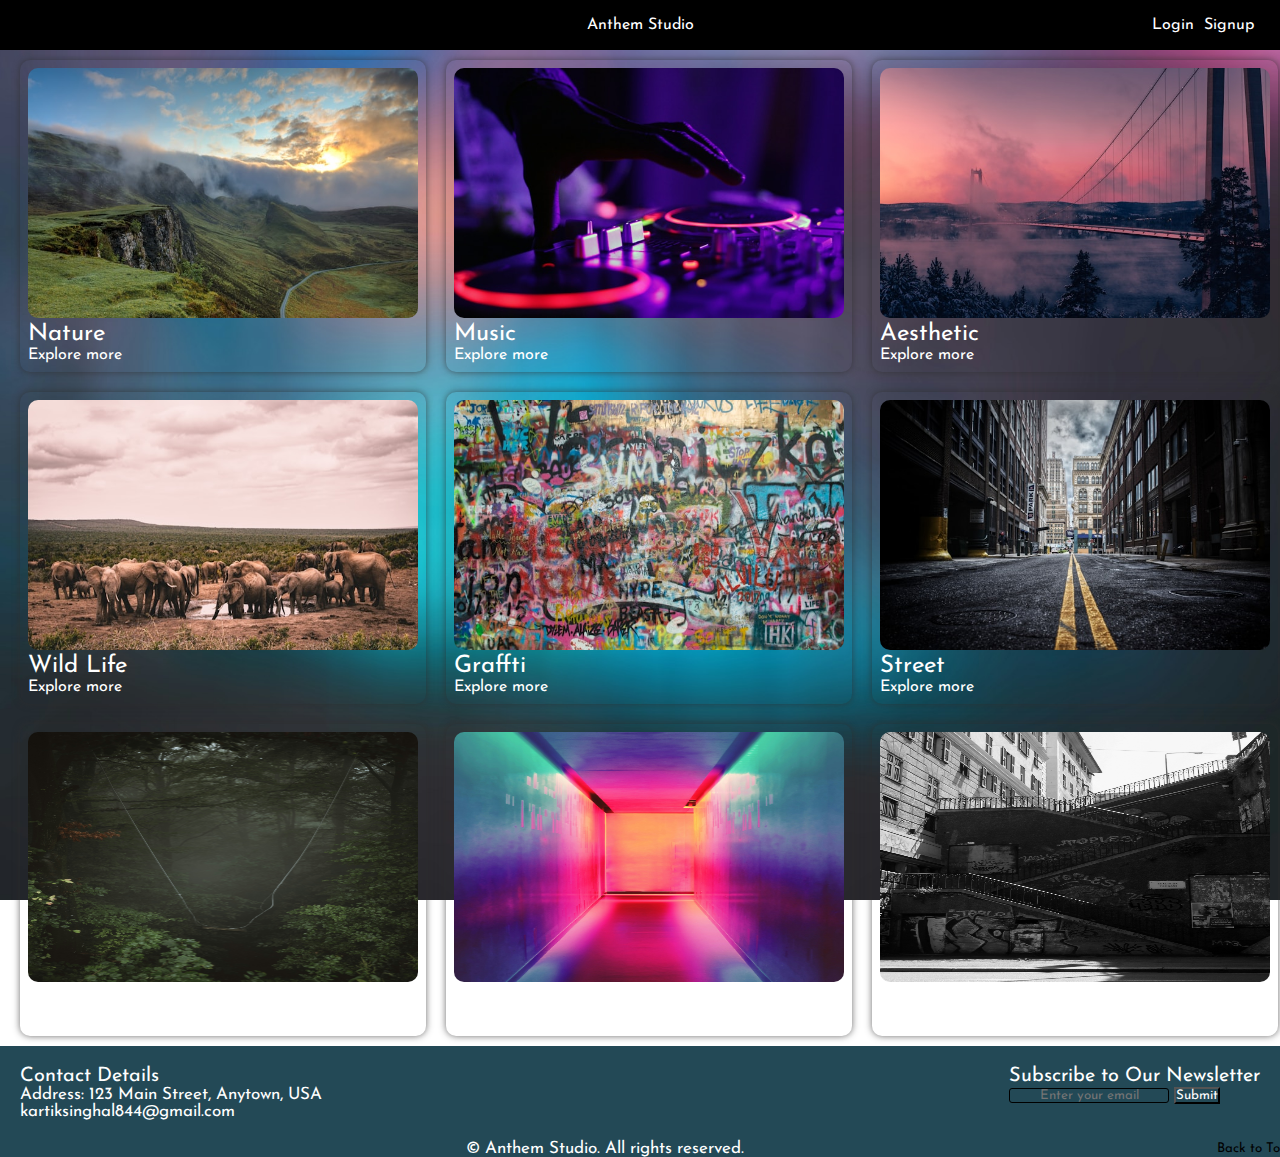
<file: index.html>
<!DOCTYPE html>
<html lang="en">

<head>
  <meta charset="UTF-8">
  <meta name="viewport" content="width=device-width, initial-scale=1.0">
  <title>Anthem Studio</title>
  <link rel="stylesheet" href="photostyle.css">
  <link rel="preconnect" href="https://fonts.googleapis.com" />
  <link rel="preconnect" href="https://fonts.gstatic.com" crossorigin />
  <link rel="stylesheet" href="https://cdnjs.cloudflare.com/ajax/libs/font-awesome/6.5.2/css/all.min.css"
    integrity="sha512-SnH5WK+bZxgPHs44uWIX+LLJAJ9/2PkPKZ5QiAj6Ta86w+fsb2TkcmfRyVX3pBnMFcV7oQPJkl9QevSCWr3W6A=="
    crossorigin="anonymous" referrerpolicy="no-referrer" />
  <link
    href="https://fonts.googleapis.com/css2?family=Josefin+Sans&family=Playwrite+NG+Modern:wght@100..400&family=Playwrite+US+Modern&family=Poppins:wght@500&display=swap"
    rel="stylesheet">

</head>

<body>
  <nav>
    <li id="studio">Anthem Studio</li>
    <div>
      <a href="">
        <li id="login">Login</li>
      </a>
      <a href="">
        <li id="signup">Signup</li>
      </a>
      <a href=""><i class="fa-regular fa-user" id="pic"></i></a>

    </div>

  </nav>
  <div class="main_box">
    <input type="checkbox" id="check">
    <div class="btn_one">
      <label for="check">
        <i class="fa-solid fa-bars"></i>
      </label>
    </div>
    <div class="sidebar_menu">
      <div class="logo">
        <a href="">Anthem Studio</a>
      </div>

      <div class="btn_two">
        <label for="check">
          <i class="fa-solid fa-xmark"></i>
        </label>
      </div>

      <div class="menu">
        <ul>
          <li>
            <i class="fa-solid fa-images"></i>
            <a href="/index1.html">Gallery</a>
          </li>
          <li>
            <i class="fa-solid fa-arrow-up-right-from-square"></i>
            <a href="">Shortcut</a>
          </li>
          <li>
            <i class="fa-solid fa-photo-film"></i>
            <a href="">Exhibits</a>
          </li>
          <li>
            <i class="fa-regular fa-calendar-days"></i>
            <a href="">Events</a>
          </li>
          <li>
            <i class="fa-solid fa-store"></i>
            <a href="">Store</a>
          </li>
          <li>
            <i class="fa-solid fa-phone"></i>
            <a href="">Contact</a>
          </li>
          <li>
            <i class="fa-solid fa-comments"></i>
            <a href="">Feedback</a>
          </li>
        </ul>

      </div>

      <div class="social_media">
        <ul>
          <a href=""><i class="fa-brands fa-instagram"></i></a>
          <a href=""><i class="fa-brands fa-facebook"></i></a>
          <a href=""><i class="fa-brands fa-x-twitter"></i></a>
          <a href=""><i class="fa-brands fa-youtube"></i></a>
        </ul>
      </div>
    </div>

    <div class="card_container">
      <div class="card">
        <img src="nature.jpg" alt="Nature">
        <h2>Nature</h2>
        <a href="">Explore more</a>
        <a href="nature.jpg" download="nature.jpg"><i class="fa-solid fa-download" style="color: #ffffff;"
            id="down"></i></a>

      </div>

      <div class="card">
        <img src="Music.jpg" alt="Music">
        <h2>Music</h2>
        <a href="">Explore more</a>
        <a href="Music.jpg" download="Music.jpg"><i class="fa-solid fa-download" style="color: #ffffff;"
            id="down"></i></a>
      </div>

      <div class="card">
        <img src="aesthetic.jpg" alt="Aesthetic">
        <h2>Aesthetic</h2>
        <a href="">Explore more</a>
        <a href="aesthetic.jpg" download="aesthetic.jpg"><i class="fa-solid fa-download" style="color: #ffffff;"
            id="down"></i></a>
      </div>

      <div class="card">
        <img src="Wildlife.jpg" alt="Wild Life">
        <h2>Wild Life</h2>
        <a href="">Explore more</a>
        <a href="Wildlife.jpg" download="Wildlife.jpg"><i class="fa-solid fa-download" style="color: #ffffff;"
            id="down"></i></a>
      </div>

      <div class="card">
        <img src="Graffti.jpg" alt="Graffti">
        <h2>Graffti</h2>
        <a href="">Explore more</a>
        <a href="Graffti.jpg" download="Graffti.jpg"><i class="fa-solid fa-download" style="color: #ffffff;"
            id="down"></i></a>
      </div>

      <div class="card">
        <img src="Street.jpg" alt="Street">
        <h2>Street</h2>
        <a href="">Explore more</a>
        <a href="Street.jpg" download="Street.jpg"><i class="fa-solid fa-download" style="color: #ffffff;"
            id="down"></i></a>
      </div>

      <div class="card">
        <img src="Portrait.jpg" alt="Portrait">
        <h2>Portrait</h2>
        <a href="">Explore more</a>
        <a href="Portrait.jpg" download="Portrait.jpg"><i class="fa-solid fa-download" style="color: #ffffff;"
            id="down"></i></a>
      </div>

      <div class="card">
        <img src="Abstract.jpg" alt="Abstract">
        <h2>Abstract</h2>
        <a href="">Explore more</a>
        <a href="Abstract.jpg" download="Abstract.jpg"><i class="fa-solid fa-download" style="color: #ffffff;"
            id="down"></i></a>
      </div>

      <div class="card">
        <img src="Black.jpg" alt="Abstract">
        <h2>Black&White</h2>
        <a href="">Explore more</a>
        <a href="Black.jpg" download="Black.jpg"><i class="fa-solid fa-download" style="color: #ffffff;"
            id="down"></i></a>
      </div>

    </div>
    <footer>
      <!-- <div>
        Made with <i class="fa-solid fa-heart" style="color: #f50018;"></i> by Kartik
      </div> -->

      <div class="Footer_container">
        <div class="Contact_info">
          <h3>Contact Details</h3>
          <p>Address: 123 Main Street, Anytown, USA</p>
          <p>kartiksinghal844@gmail.com</p>
        </div>

        <div class="news_latter">
          <h3>Subscribe to Our Newsletter</h3>
          <input type="email" placeholder="Enter your email" id="email">
          <button type="button" id="btn1">Submit</button>
        </div> 
      </div>

      <div class="back">
        <p>&copy; <span id="year"></span> Anthem Studio. All rights reserved.</p>
        <button id="backToTop"><i class="fa-solid fa-angles-up"></i> Back to Top</button>
      </div>
  </div>
  </footer>
  </div>


</body>

</html>
</file>
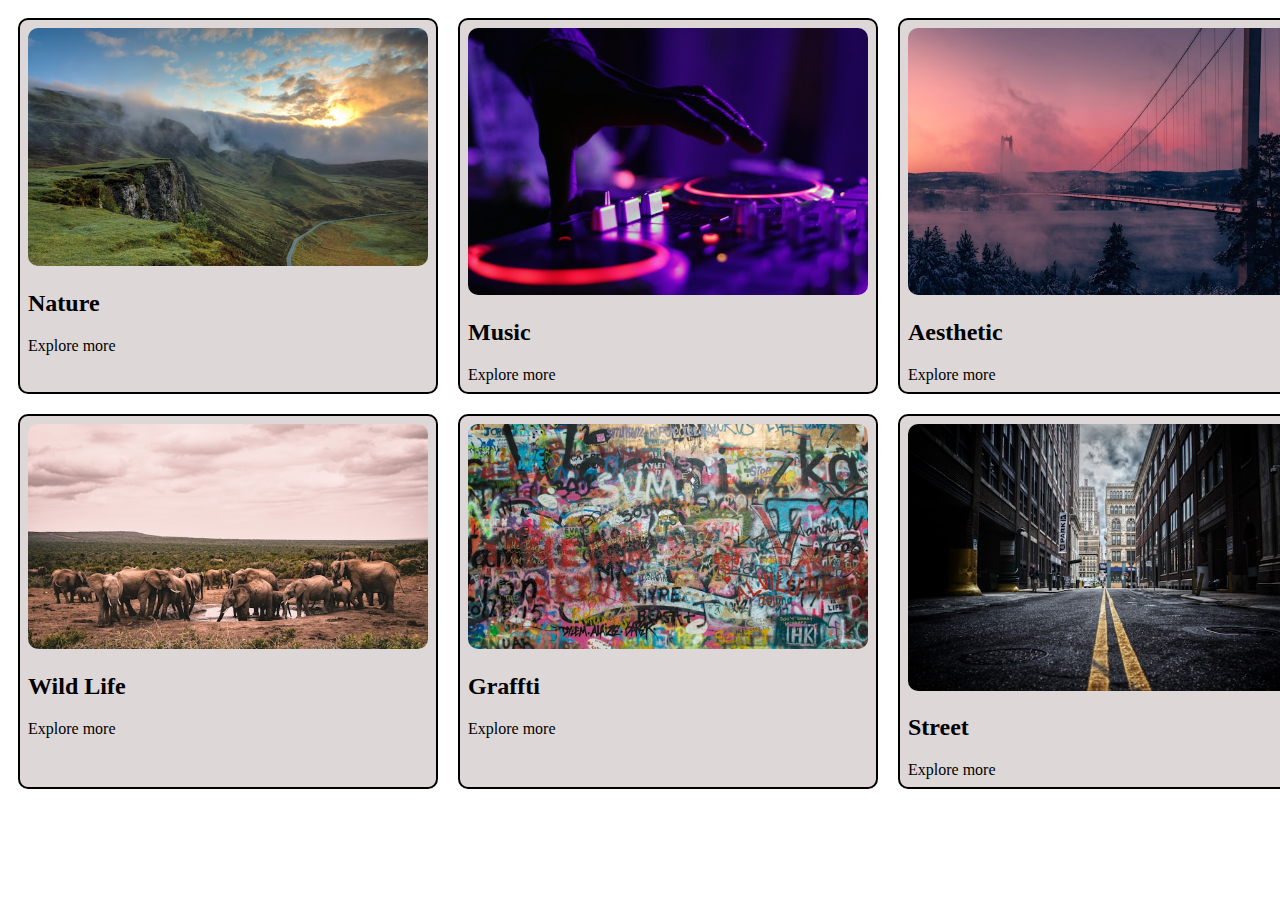
<file: card.html>
<!DOCTYPE html>
<html lang="en">

<head>
    <meta charset="UTF-8">
    <meta name="viewport" content="width=device-width, initial-scale=1.0">
    <title>Card</title>
    <link rel="stylesheet" href="nature.css">
</head>

<body>
    <div class="card_container">
        <div class="card">

            <img src="nature.jpg" alt="Nature">
            <h2>Nature</h2>
            <a href="">Explore more</a>
        </div>
        <div class="card">

            <img src="Music.jpg" alt="Music">
            <h2>Music</h2>
            <a href="">Explore more</a>

        </div>
        <div class="card">

            <img src="aesthetic.jpg" alt="Aesthetic">
            <h2>Aesthetic</h2>
            <a href="">Explore more</a>
        </div>

        <div class="card">

            <img src="Wildlife.jpg" alt="Wild Life">
            <h2>Wild Life</h2>
            <a href="">Explore more</a>
        </div>
        <div class="card">

            <img src="Graffti.jpg" alt="Graffti">
            <h2>Graffti</h2>
            <a href="">Explore more</a>
        </div>
        <div class="card">

            <img src="Street.jpg" alt="Street">
            <h2>Street</h2>
            <a href="">Explore more</a>
        </div>
    </div>
</body>

</html>
</file>
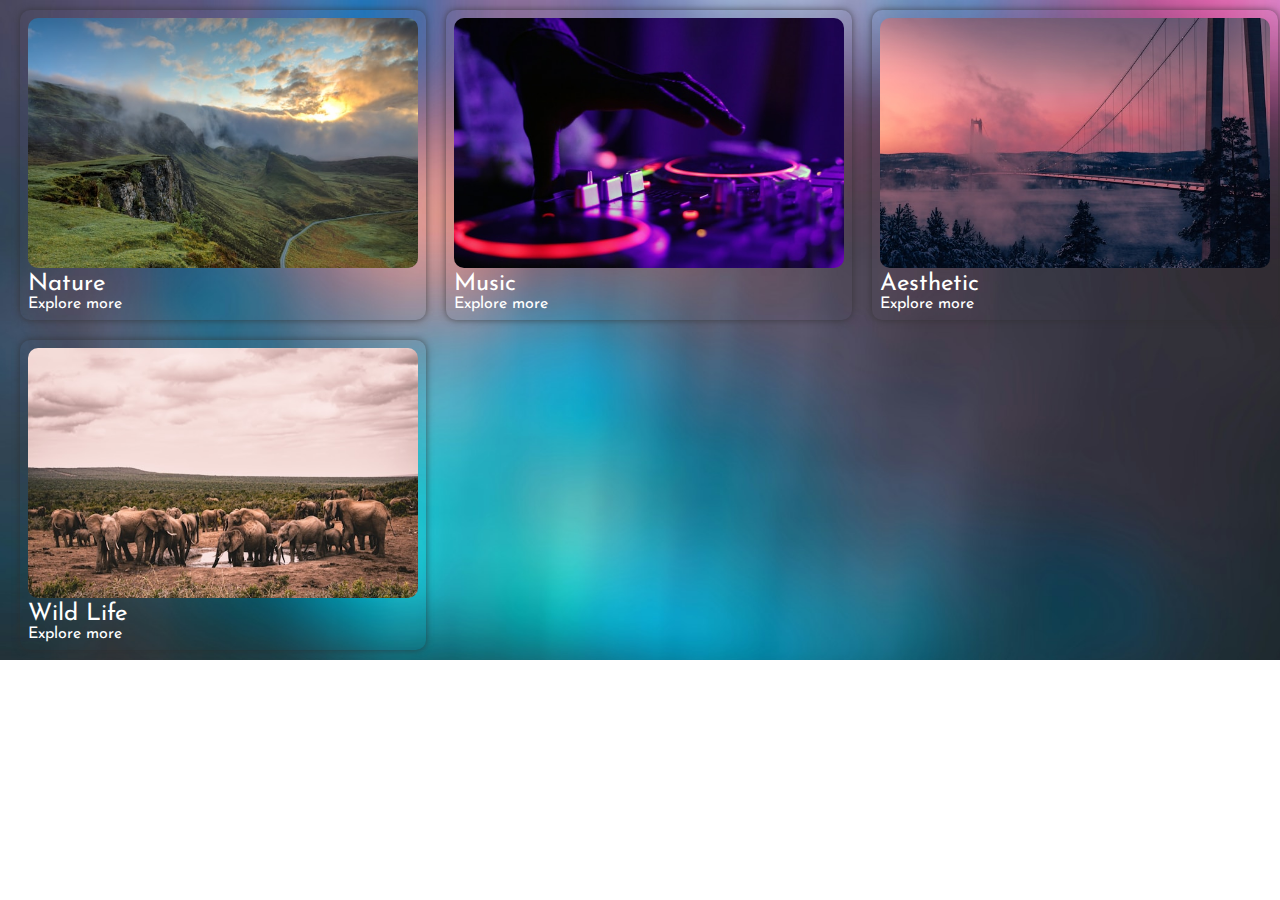
<file: index1.html>
<!DOCTYPE html>
<html lang="en">

<head>
  <meta charset="UTF-8">
  <meta name="viewport" content="width=device-width, initial-scale=1.0">
  <title>Anthem Studio</title>
  <link rel="stylesheet" href="photostyle.css">
  <link rel="preconnect" href="https://fonts.googleapis.com" />
  <link rel="preconnect" href="https://fonts.gstatic.com" crossorigin />
  <link rel="stylesheet" href="https://cdnjs.cloudflare.com/ajax/libs/font-awesome/6.5.2/css/all.min.css"
    integrity="sha512-SnH5WK+bZxgPHs44uWIX+LLJAJ9/2PkPKZ5QiAj6Ta86w+fsb2TkcmfRyVX3pBnMFcV7oQPJkl9QevSCWr3W6A=="
    crossorigin="anonymous" referrerpolicy="no-referrer" />
  <link
    href="https://fonts.googleapis.com/css2?family=Josefin+Sans&family=Playwrite+NG+Modern:wght@100..400&family=Playwrite+US+Modern&family=Poppins:wght@500&display=swap"
    rel="stylesheet">

</head>

<body>
  <div class="main_box">
    <input type="checkbox" id="check">
    <div class="btn_one">
      <label for="check">
        <i class="fa-solid fa-bars"></i>
      </label>
    </div>

    <div class="sidebar_menu">
      <div class="logo">
        <a href="">Anthem Studio</a>
      </div>

      <div class="btn_two">
        <label for="check">
          <i class="fa-solid fa-xmark"></i>
        </label>
      </div>

      <div class="menu">
        <ul>
          <li>
            <i class="fa-solid fa-images"></i>
            <a href="">Gallery</a>
          </li>
          <li>
            <i class="fa-solid fa-arrow-up-right-from-square"></i>
            <a href="">Shortcut</a>
          </li>
          <li>
            <i class="fa-solid fa-photo-film"></i>
            <a href="">Exhibits</a>
          </li>
          <li>
            <i class="fa-regular fa-calendar-days"></i>
            <a href="">Events</a>
          </li>
          <li>
            <i class="fa-solid fa-store"></i>
            <a href="">Store</a>
          </li>
          <li>
            <i class="fa-solid fa-phone"></i>
            <a href="">Contact</a>
          </li>
          <li>
            <i class="fa-solid fa-comments"></i>
            <a href="">Feedback</a>
          </li>
        </ul>

      </div>

      <div class="social_media">
        <ul>
          <a href=""><i class="fa-brands fa-instagram"></i></a>
          <a href=""><i class="fa-brands fa-facebook"></i></a>
          <a href=""><i class="fa-brands fa-x-twitter"></i></a>
          <a href=""><i class="fa-brands fa-youtube"></i></a>
        </ul>
      </div>
    </div>

    <div class="card_container">
      <div class="card">

          <img src="nature.jpg" alt="Nature">
          <h2>Nature</h2>
          <a href="">Explore more</a>
      </div>
      <div class="card">

          <img src="Music.jpg" alt="Music">
          <h2>Music</h2>
          <a href="">Explore more</a>

      </div>
      <div class="card">

          <img src="aesthetic.jpg" alt="Aesthetic">
          <h2>Aesthetic</h2>
          <a href="">Explore more</a>
      </div>

      <div class="card">

          <img src="Wildlife.jpg" alt="Wild Life">
          <h2>Wild Life</h2>
          <a href="">Explore more</a>
      </div>
      
  </div>

  </div>


</body>

</html>
</file>
<file: photostyle.css>
* {
  margin: 0;
  padding: 0;
  font-family: "Josefin Sans", sans-serif;
  font-optical-sizing: auto;
  font-weight: 400;
  font-style: normal
}

.main_box {
  background: url(blur1.jpg);
  /* height: 100vh; */
  background-size: cover;
  background-attachment: fixed;
}

.btn_one i {
  color: white;
  font-size: 30px;
  font: weight 500;
  position: absolute;
  left: 16px;
  line-height: 50px;
  transition: all 0.2s linear;
  margin-right: 10px;
}

nav {
  height: 50px;
  width: 100%;
  /* display: grid;
  place-items: center; 
  height: 100vh;
  background-color:black;
  color: white; */
  display: flex;
  justify-content: center;
  align-items: center;
  background-color: black;
  color: white;
  list-style-type: none;

}

nav>div {
  display: flex;
  position: absolute;
  left: 90%;
}

div>a {
  font-size: 16px;
}

#login,
#signup {
  margin-right: 10px;
}

#pic {
  margin-left: 10px;
}

.sidebar_menu {
  position: fixed;
  left: -350px;
  height: 100vh;
  width: 300px;
  background-color: rgba(55, 47, 47, 0.8);
  box-shadow: 0 0 7px rgba(255, 255, 255, 0.7);
  transition: all 0.3s linear;
}

.sidebar_menu .logo {
  position: absolute;
  width: 100%;
  line-height: 60px;
  box-shadow: 0 0 5px rgba(255, 255, 255, 0.7);
  height: 60px;
}

.sidebar_menu .logo a {
  position: absolute;
  left: 50px;
  text-decoration: none;
  font-size: 25px;
  font-weight: 700;
  color: bisque;


}


.sidebar_menu .btn_two i {
  color: grey;
  font-size: 18px;
  line-height: 60px;
  position: absolute;
  left: 275px;
  cursor: pointer;
  transition: all 0.2s linear;

}

.sidebar_menu .menu {
  position: absolute;
  width: 100%;
  top: 60px;
}

.sidebar_menu .menu li {
  margin-top: 8px;
  padding: 15px 10px;

}

.sidebar_menu .menu i,
a {
  color: white;
  text-decoration: none;
  font-size: 20px;
}

.sidebar_menu .menu i {
  padding-right: 5px;
}

.sidebar_menu .social_media {

  position: absolute;
  left: 30%;
  bottom: 55px;
}

.sidebar_menu .social_media i {
  color: white;
  opacity: 0.7;
  padding: 0 5px;
}

#check {
  display: none;
}

.sidebar_menu .menu li:hover {
  box-shadow: 0 0 5px rgba(255, 255, 255, 0.5);
  background-color: rgb(69, 65, 65);
  color: black;

}

/* .btn_one i:hover{
  font-size:40px ;
} */

.btn_two i:hover {
  font-size: 30px;
}

.social_media i:hover {
  opacity: 2;
  transform: scale(1.1);
}

#check:checked~.sidebar_menu {
  left: 0px;
}

#check:checked~.btn_one i {
  opacity: 0;
}

#studio:hover {
  font-size: 18px;
  transition: all 0.3s linear;
}

#login:hover {
  color: burlywood;
  box-shadow: 3px 3px 3px rgba(218, 219, 221, 0.2);
}

#signup:hover {
  color: burlywood;
  box-shadow: 3px 3px 3px rgba(221, 218, 218, 0.2);
}

#pic:hover {
  color: burlywood;
  box-shadow: 3px 3px 3px rgba(221, 218, 218, 0.3);
}

.card {
  width: 390px;
  /* border: 2px solid black; */
  border-radius: 10px;
  padding: 8px;
  margin: 10px;
  /* background-color:grey; */
  box-shadow: 0 0 7px rgba(47, 45, 45, 0.7);
}

img {
  height: 250px;
  width: 100%;
  border-radius: 10px;

}

.card_container {
  display: grid;
  grid-template-columns: repeat(3, 1fr);
  grid-template-rows: repeat(2, 1fr);
  justify-items: center;
  margin-left: 10px;
}

.card_container a {
  text-decoration: none;
  color: white;
}

.card_container h2 {
  color: white;
}

.card:hover {
  box-shadow: 0 0 15px rgba(1, 1, 1, 2);
  transition: 1s;
}

#down {
  position: relative;
  left: 70%;
  font-size: 18px;
}

#down:hover {
  font-size: 20px;
  transition: all 0.5 linear;
}

Footer {
  background-color: #234956;
  color: white;
  font-weight: 500;
}

.Footer_container {
  font-weight: 800;
  font-size: 17px;
  display: flex;
  flex-wrap: wrap;
  padding: 20px;
  justify-content: space-between;
}

.back {
  display: flex;
  align-items: center;
  text-align: center;
  justify-content: center;
  font-size: 17px;
}

#backToTop {
  background-color: #234956;
  border: 0;
  position: relative;
  left: 37%;
  cursor: pointer;
}

#email {
  background-color: #234956;
  border: 1px solid rgb(0, 0, 0);
  border-radius: 3px;
  text-align: center;

}

#btn1 {
  background-color: #234956;
  color: white;
  cursor: pointer;
}

#btn1:hover {
  box-shadow: 0 0 3px rgba(218, 219, 221, 0.2);
}
</file>
<file: nature.css>
.card{
    width: 400px;
    border: 2px solid black;
    border-radius: 10px;
    padding: 8px;
    margin: 10px;
    background-color: rgb(222, 215, 215);
}

img{
    width:100%;
    border-radius: 10px;

}

.card_container{
    display: grid;
    grid-template-columns:repeat(3,1fr);
    grid-template-rows: repeat(2,1fr);
    justify-items: center;
}

.card_container a{
    text-decoration: none;
    color: black;
}

.card_container h2{
    color:black;
}
</file>
